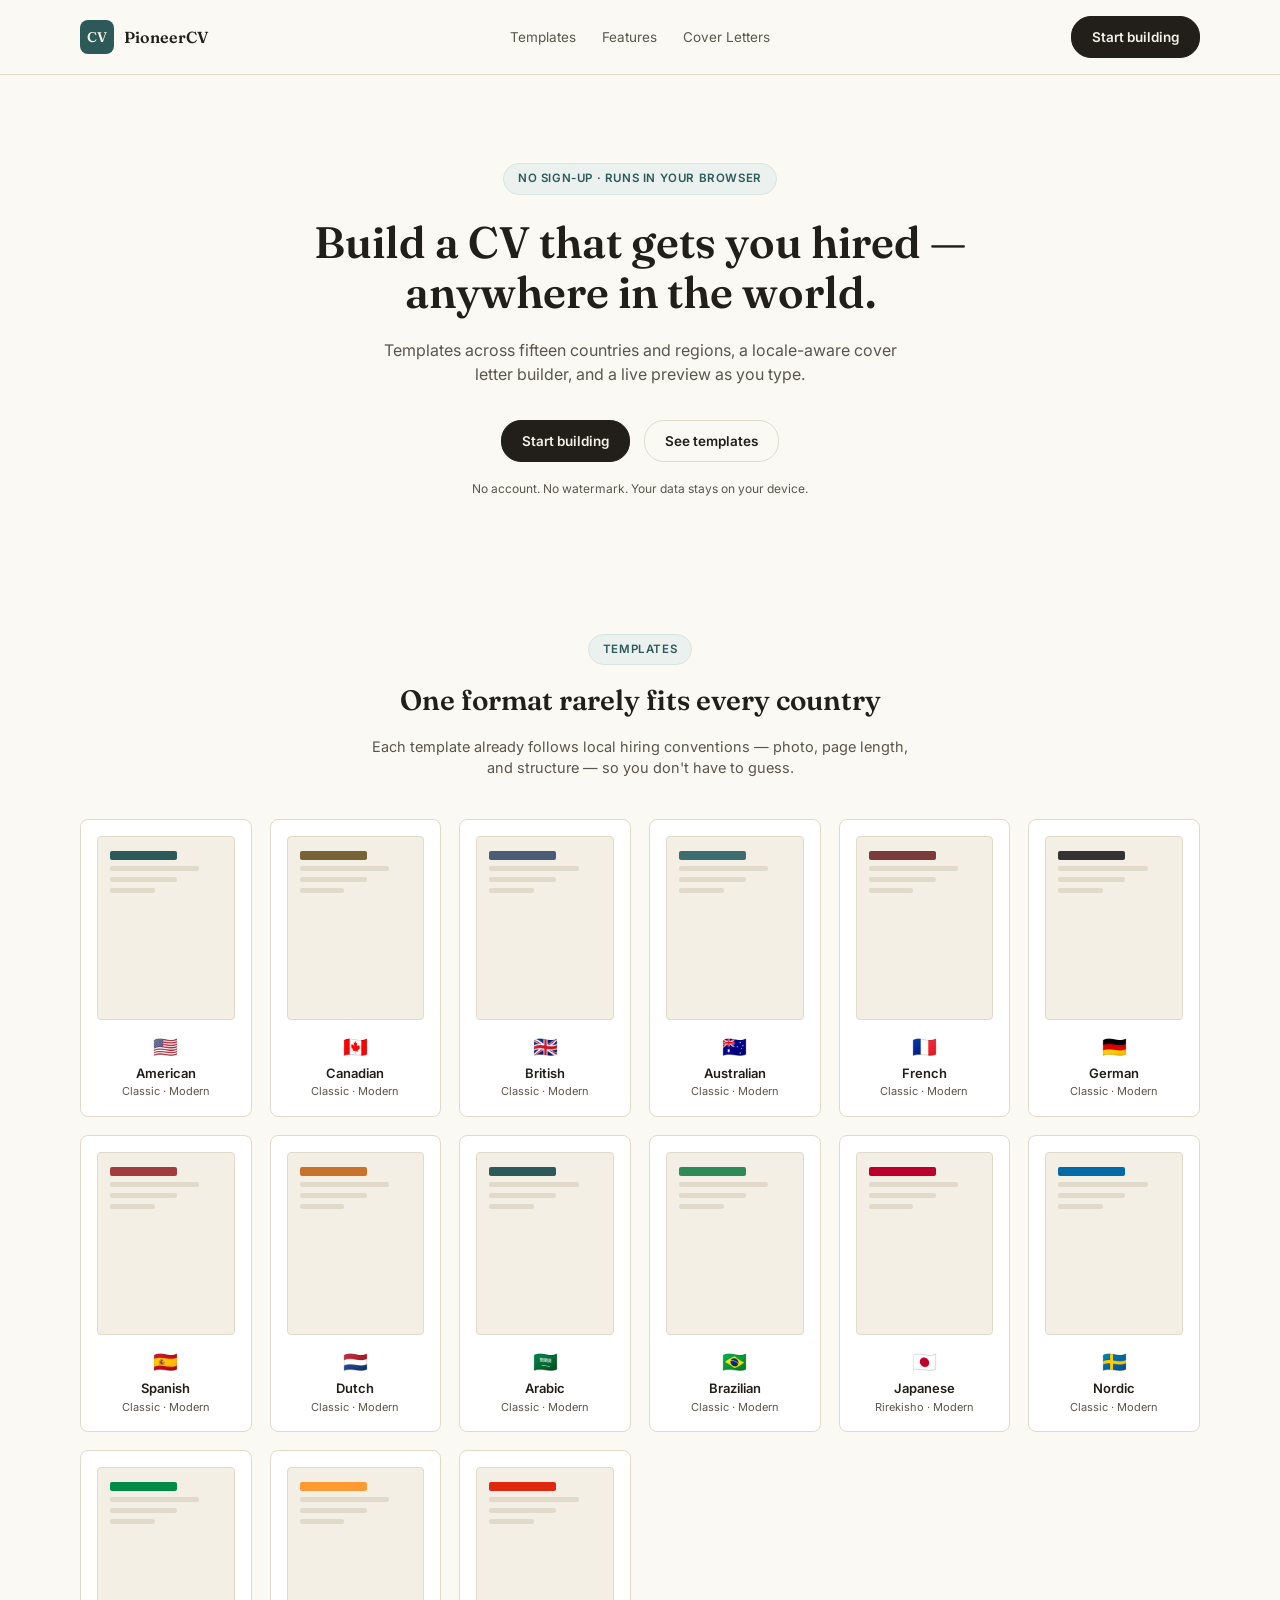
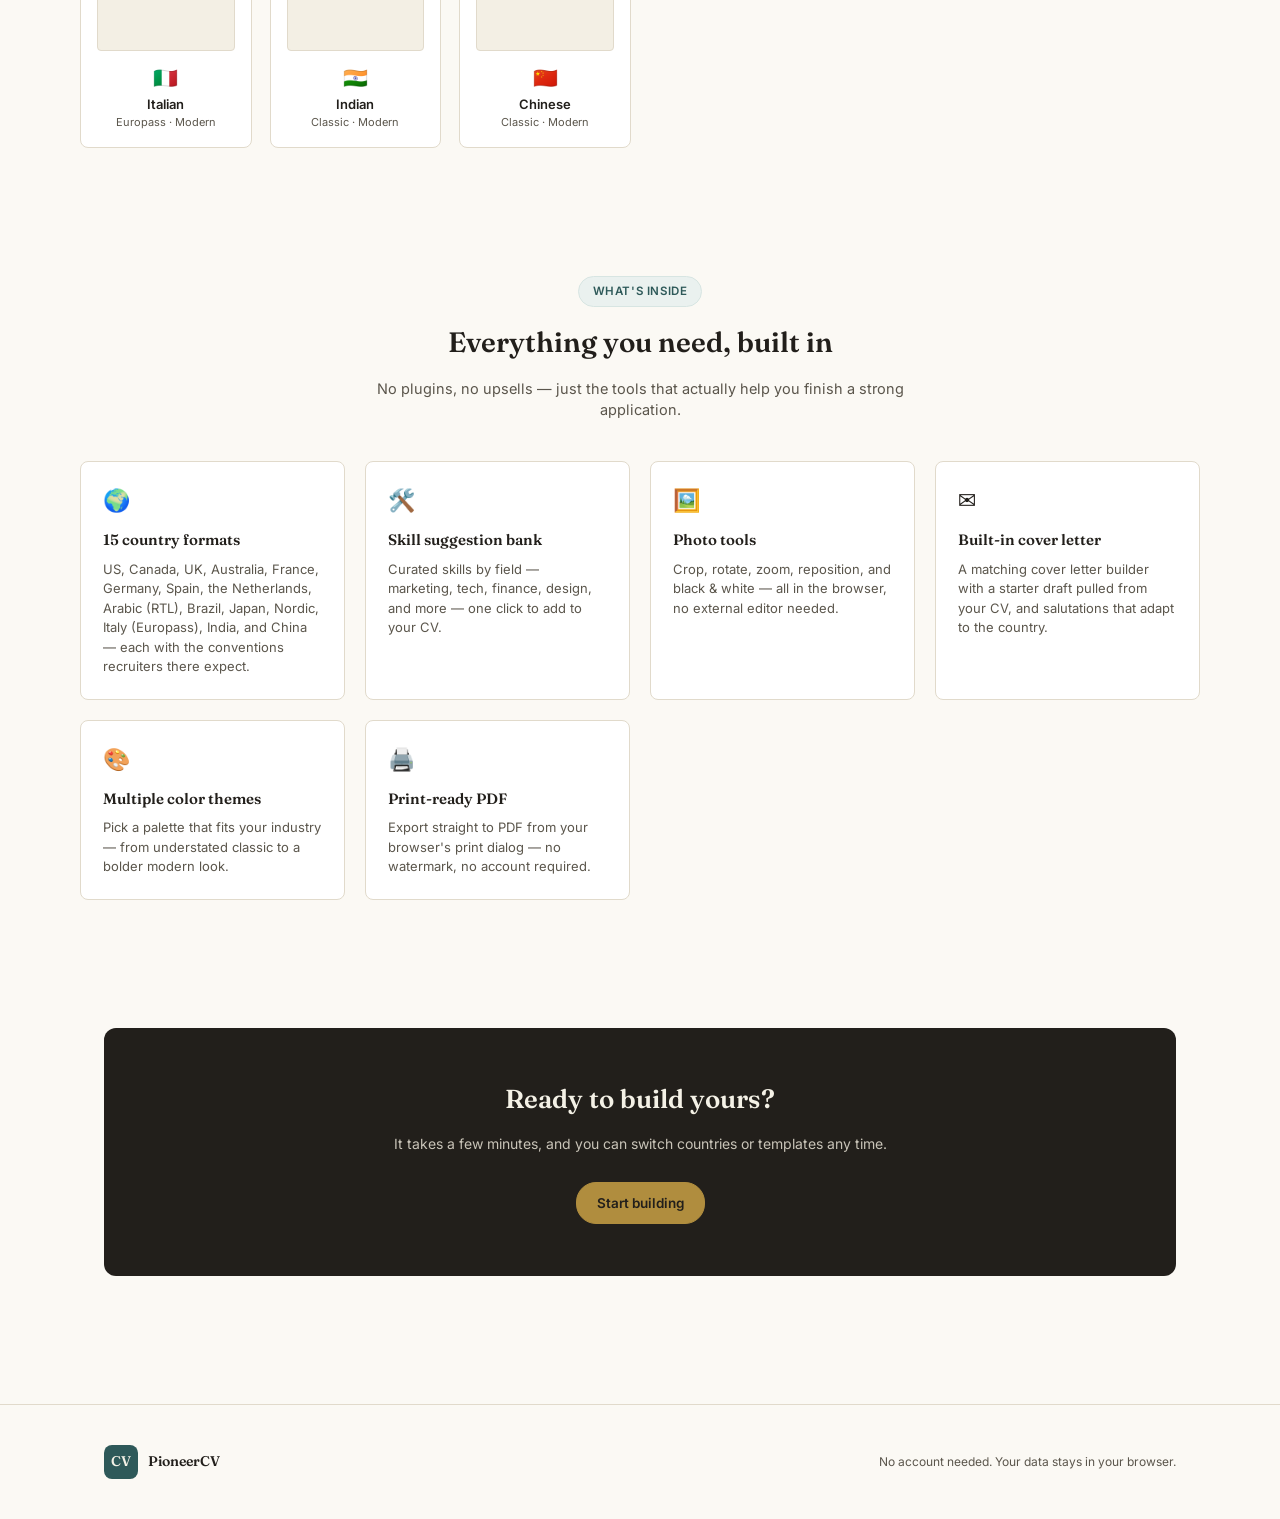
<file: index.html>
<!DOCTYPE html>
<html lang="en">
<head>
<meta charset="UTF-8">
<meta name="viewport" content="width=device-width, initial-scale=1.0">
<title>PioneerCV — Build a CV that gets you hired, anywhere</title>
<link rel="preconnect" href="https://fonts.googleapis.com">
<link href="https://fonts.googleapis.com/css2?family=Fraunces:wght@500;600;700&family=Inter:wght@400;500;600;700&display=swap" rel="stylesheet">
<link rel="stylesheet" href="landing.css">

</head>
<body>

  <header>
    <div class="wrap nav">
      <div class="brand">
        <div class="mark">CV</div>
        <div class="word">PioneerCV</div>
      </div>
      <nav class="nav-links">
        <a href="#templates">Templates</a>
        <a href="#features">Features</a>
        <a href="cv-generator-3.html">Cover Letters</a>
      </nav>
      <a class="btn btn-primary" href="cv-generator-3.html">Start building</a>
    </div>
  </header>

  <section class="hero wrap">
    <span class="eyebrow">No sign-up · Runs in your browser</span>
    <h1>Build a CV that gets you hired — anywhere in the world.</h1>
    <p>Templates across fifteen countries and regions, a locale-aware cover letter builder, and a live preview as you type.</p>
    <div class="hero-ctas">
      <a class="btn btn-primary" href="cv-generator-3.html">Start building</a>
      <a class="btn btn-ghost" href="#templates">See templates</a>
    </div>
    <div class="hero-note">No account. No watermark. Your data stays on your device.</div>
  </section>

  <section class="section wrap" id="templates">
    <div class="section-head">
      <span class="eyebrow">Templates</span>
      <h2>One format rarely fits every country</h2>
      <p>Each template already follows local hiring conventions — photo, page length, and structure — so you don't have to guess.</p>
    </div>
    <div class="gallery">
      <div class="gallery-card">
        <div class="mini-cv" style="--accent-bar:#2E5959;"><div class="mini-bar"></div><div class="mini-line w80"></div><div class="mini-line w60"></div><div class="mini-line w40"></div></div>
        <div class="flag">🇺🇸</div><div class="label">American</div><div class="style">Classic · Modern</div>
      </div>
      <div class="gallery-card">
        <div class="mini-cv" style="--accent-bar:#7A6238;"><div class="mini-bar"></div><div class="mini-line w80"></div><div class="mini-line w60"></div><div class="mini-line w40"></div></div>
        <div class="flag">🇨🇦</div><div class="label">Canadian</div><div class="style">Classic · Modern</div>
      </div>
      <div class="gallery-card">
        <div class="mini-cv" style="--accent-bar:#4C5B76;"><div class="mini-bar"></div><div class="mini-line w80"></div><div class="mini-line w60"></div><div class="mini-line w40"></div></div>
        <div class="flag">🇬🇧</div><div class="label">British</div><div class="style">Classic · Modern</div>
      </div>
      <div class="gallery-card">
        <div class="mini-cv" style="--accent-bar:#3C6E71;"><div class="mini-bar"></div><div class="mini-line w80"></div><div class="mini-line w60"></div><div class="mini-line w40"></div></div>
        <div class="flag">🇦🇺</div><div class="label">Australian</div><div class="style">Classic · Modern</div>
      </div>
      <div class="gallery-card">
        <div class="mini-cv" style="--accent-bar:#7C3B3B;"><div class="mini-bar"></div><div class="mini-line w80"></div><div class="mini-line w60"></div><div class="mini-line w40"></div></div>
        <div class="flag">🇫🇷</div><div class="label">French</div><div class="style">Classic · Modern</div>
      </div>
      <div class="gallery-card">
        <div class="mini-cv" style="--accent-bar:#333333;"><div class="mini-bar"></div><div class="mini-line w80"></div><div class="mini-line w60"></div><div class="mini-line w40"></div></div>
        <div class="flag">🇩🇪</div><div class="label">German</div><div class="style">Classic · Modern</div>
      </div>
      <div class="gallery-card">
        <div class="mini-cv" style="--accent-bar:#A13D3D;"><div class="mini-bar"></div><div class="mini-line w80"></div><div class="mini-line w60"></div><div class="mini-line w40"></div></div>
        <div class="flag">🇪🇸</div><div class="label">Spanish</div><div class="style">Classic · Modern</div>
      </div>
      <div class="gallery-card">
        <div class="mini-cv" style="--accent-bar:#C8722C;"><div class="mini-bar"></div><div class="mini-line w80"></div><div class="mini-line w60"></div><div class="mini-line w40"></div></div>
        <div class="flag">🇳🇱</div><div class="label">Dutch</div><div class="style">Classic · Modern</div>
      </div>
      <div class="gallery-card">
        <div class="mini-cv" style="--accent-bar:#2E5959;"><div class="mini-bar"></div><div class="mini-line w80"></div><div class="mini-line w60"></div><div class="mini-line w40"></div></div>
        <div class="flag">🇸🇦</div><div class="label">Arabic</div><div class="style">Classic · Modern</div>
      </div>
      <div class="gallery-card">
        <div class="mini-cv" style="--accent-bar:#2E8B57;"><div class="mini-bar"></div><div class="mini-line w80"></div><div class="mini-line w60"></div><div class="mini-line w40"></div></div>
        <div class="flag">🇧🇷</div><div class="label">Brazilian</div><div class="style">Classic · Modern</div>
      </div>
      <div class="gallery-card">
        <div class="mini-cv" style="--accent-bar:#BC002D;"><div class="mini-bar"></div><div class="mini-line w80"></div><div class="mini-line w60"></div><div class="mini-line w40"></div></div>
        <div class="flag">🇯🇵</div><div class="label">Japanese</div><div class="style">Rirekisho · Modern</div>
      </div>
      <div class="gallery-card">
        <div class="mini-cv" style="--accent-bar:#006AA7;"><div class="mini-bar"></div><div class="mini-line w80"></div><div class="mini-line w60"></div><div class="mini-line w40"></div></div>
        <div class="flag">🇸🇪</div><div class="label">Nordic</div><div class="style">Classic · Modern</div>
      </div>
      <div class="gallery-card">
        <div class="mini-cv" style="--accent-bar:#008C45;"><div class="mini-bar"></div><div class="mini-line w80"></div><div class="mini-line w60"></div><div class="mini-line w40"></div></div>
        <div class="flag">🇮🇹</div><div class="label">Italian</div><div class="style">Europass · Modern</div>
      </div>
      <div class="gallery-card">
        <div class="mini-cv" style="--accent-bar:#FF9933;"><div class="mini-bar"></div><div class="mini-line w80"></div><div class="mini-line w60"></div><div class="mini-line w40"></div></div>
        <div class="flag">🇮🇳</div><div class="label">Indian</div><div class="style">Classic · Modern</div>
      </div>
      <div class="gallery-card">
        <div class="mini-cv" style="--accent-bar:#DE2910;"><div class="mini-bar"></div><div class="mini-line w80"></div><div class="mini-line w60"></div><div class="mini-line w40"></div></div>
        <div class="flag">🇨🇳</div><div class="label">Chinese</div><div class="style">Classic · Modern</div>
      </div>
    </div>
  </section>

  <section class="section wrap" id="features">
    <div class="section-head">
      <span class="eyebrow">What's inside</span>
      <h2>Everything you need, built in</h2>
      <p>No plugins, no upsells — just the tools that actually help you finish a strong application.</p>
    </div>
    <div class="features">
      <div class="feature">
        <div class="icon">🌍</div>
        <h3>15 country formats</h3>
        <p>US, Canada, UK, Australia, France, Germany, Spain, the Netherlands, Arabic (RTL), Brazil, Japan, Nordic, Italy (Europass), India, and China — each with the conventions recruiters there expect.</p>
      </div>
      <div class="feature">
        <div class="icon">🛠️</div>
        <h3>Skill suggestion bank</h3>
        <p>Curated skills by field — marketing, tech, finance, design, and more — one click to add to your CV.</p>
      </div>
      <div class="feature">
        <div class="icon">🖼️</div>
        <h3>Photo tools</h3>
        <p>Crop, rotate, zoom, reposition, and black &amp; white — all in the browser, no external editor needed.</p>
      </div>
      <div class="feature">
        <div class="icon">✉️</div>
        <h3>Built-in cover letter</h3>
        <p>A matching cover letter builder with a starter draft pulled from your CV, and salutations that adapt to the country.</p>
      </div>
      <div class="feature">
        <div class="icon">🎨</div>
        <h3>Multiple color themes</h3>
        <p>Pick a palette that fits your industry — from understated classic to a bolder modern look.</p>
      </div>
      <div class="feature">
        <div class="icon">🖨️</div>
        <h3>Print-ready PDF</h3>
        <p>Export straight to PDF from your browser's print dialog — no watermark, no account required.</p>
      </div>
    </div>
  </section>

  <section class="section wrap">
    <div class="cta-band">
      <h2>Ready to build yours?</h2>
      <p>It takes a few minutes, and you can switch countries or templates any time.</p>
      <a class="btn btn-primary" href="cv-generator-3.html">Start building</a>
    </div>
  </section>

  <footer>
    <div class="wrap footer-row">
      <div class="brand">
        <div class="mark">CV</div>
        <div class="word">PioneerCV</div>
      </div>
      <p>No account needed. Your data stays in your browser.</p>
    </div>
  </footer>

</body>
</html>
</file>
<file: landing.css>
:root{
    --paper:#FBF9F4;
    --ink:#221F1B;
    --ink-soft:#5B564C;
    --line:#E1DACB;
    --panel:#F3EFE4;
    --accent:#2E5959;
    --accent-ink:#F4F1E6;
    --gold:#B08D3E;
    --white:#FFFFFF;
    --radius:3px;
  }
  *{box-sizing:border-box;}
  body{
    margin:0; background:var(--paper); color:var(--ink);
    font-family:'Inter', system-ui, sans-serif; line-height:1.5;
  }
  h1,h2,h3{font-family:'Fraunces', serif; font-weight:600; margin:0;}
  a{color:inherit; text-decoration:none;}
  img,svg{display:block; max-width:100%;}

  .wrap{max-width:1120px; margin:0 auto; padding:0 24px;}

  /* ---------- Header ---------- */
  header{
    border-bottom:1px solid var(--line); background:var(--paper);
    position:sticky; top:0; z-index:10;
  }
  .nav{
    display:flex; align-items:center; justify-content:space-between;
    padding:16px 0;
  }
  .brand{display:flex; align-items:center; gap:10px;}
  .brand .mark{
    width:34px; height:34px; border-radius:8px;
    background:var(--accent); color:var(--accent-ink);
    display:flex; align-items:center; justify-content:center;
    font-family:'Fraunces',serif; font-weight:600; font-size:14px;
  }
  .brand .word{font-family:'Fraunces',serif; font-weight:600; font-size:16px;}
  .nav-links{display:flex; align-items:center; gap:26px; font-size:13.5px; color:var(--ink-soft);}
  .nav-links a:hover{color:var(--ink);}
  .btn{
    display:inline-flex; align-items:center; gap:8px;
    border-radius:20px; padding:10px 20px; font-size:13.5px; font-weight:600;
    border:1px solid var(--ink); cursor:pointer;
  }
  .btn-primary{background:var(--ink); color:var(--accent-ink);}
  .btn-primary:hover{background:var(--accent); border-color:var(--accent);}
  .btn-ghost{background:transparent; border-color:var(--line); color:var(--ink);}
  .btn-ghost:hover{border-color:var(--ink);}

  /* ---------- Hero ---------- */
  .hero{padding:88px 0 72px; text-align:center;}
  .eyebrow{
    display:inline-block; font-size:11.5px; letter-spacing:.6px; text-transform:uppercase;
    color:var(--accent); background:#EAF1EF; border:1px solid #D7E5E2;
    padding:6px 14px; border-radius:20px; margin-bottom:22px; font-weight:600;
  }
  .hero h1{font-size:44px; line-height:1.15; max-width:760px; margin:0 auto 20px;}
  .hero p{font-size:16px; color:var(--ink-soft); max-width:540px; margin:0 auto 34px;}
  .hero-ctas{display:flex; gap:14px; justify-content:center; flex-wrap:wrap;}
  .hero-note{margin-top:18px; font-size:12px; color:var(--ink-soft);}

  /* ---------- Template gallery ---------- */
  .section{padding:64px 0;}
  .section-head{text-align:center; max-width:560px; margin:0 auto 40px;}
  .section-head .eyebrow{margin-bottom:14px;}
  .section-head h2{font-size:28px; margin-bottom:12px;}
  .section-head p{color:var(--ink-soft); font-size:14.5px;}

  .gallery{
    display:grid; grid-template-columns:repeat(auto-fit, minmax(150px, 1fr));
    gap:18px;
  }
  .gallery-card{
    border:1px solid var(--line); border-radius:8px; background:var(--white);
    padding:16px; text-align:center;
  }
  .mini-cv{
    aspect-ratio:3/4; border-radius:4px; background:var(--panel);
    border:1px solid var(--line); margin-bottom:12px; padding:14px 12px;
    display:flex; flex-direction:column; gap:6px;
  }
  .mini-cv .mini-bar{height:9px; border-radius:2px; background:var(--accent-bar, var(--accent)); width:60%;}
  .mini-cv .mini-line{height:5px; border-radius:2px; background:var(--line);}
  .mini-cv .mini-line.w80{width:80%;} .mini-cv .mini-line.w60{width:60%;} .mini-cv .mini-line.w40{width:40%;}
  .gallery-card .flag{font-size:20px; margin-bottom:2px;}
  .gallery-card .label{font-weight:600; font-size:13px;}
  .gallery-card .style{font-size:11px; color:var(--ink-soft);}

  /* ---------- Features ---------- */
  .features{
    display:grid; grid-template-columns:repeat(auto-fit, minmax(230px, 1fr));
    gap:20px;
  }
  .feature{
    border:1px solid var(--line); border-radius:8px; background:var(--white);
    padding:22px;
  }
  .feature .icon{font-size:22px; margin-bottom:12px;}
  .feature h3{font-size:15px; margin-bottom:8px;}
  .feature p{font-size:13px; color:var(--ink-soft); margin:0;}

  /* ---------- CTA band ---------- */
  .cta-band{
    background:var(--ink); color:var(--accent-ink); border-radius:12px;
    padding:52px 32px; text-align:center; margin:0 24px;
  }
  .cta-band h2{color:var(--accent-ink); font-size:26px; margin-bottom:14px;}
  .cta-band p{color:#C9C4B8; font-size:14px; margin-bottom:28px;}
  .cta-band .btn-primary{background:var(--gold); border-color:var(--gold); color:#221F1B;}
  .cta-band .btn-primary:hover{opacity:.9;}

  /* ---------- Footer ---------- */
  footer{padding:40px 0; border-top:1px solid var(--line); margin-top:64px;}
  .footer-row{display:flex; justify-content:space-between; align-items:center; flex-wrap:wrap; gap:12px;}
  footer .brand .word{font-size:14px;}
  footer p{font-size:12px; color:var(--ink-soft); margin:0;}

  @media (max-width:900px){
    .hero h1{font-size:36px;}
    .gallery{grid-template-columns:repeat(auto-fit, minmax(130px, 1fr));}
  }

  @media (max-width:640px){
    .hero{padding:56px 0 48px;}
    .hero h1{font-size:30px;}
    .hero p{font-size:14.5px;}
    .nav-links{display:none;}
    .cta-band{margin:0 12px; padding:40px 20px;}
    .section{padding:48px 0;}
    .section-head h2{font-size:24px;}
  }

  @media (max-width:400px){
    .hero h1{font-size:25px;}
    .brand .word{font-size:14px;}
    .btn{padding:9px 16px; font-size:12.5px;}
    .gallery{grid-template-columns:repeat(2, 1fr);}
  }

  /* ---------- Large screens / notebooks / TV ---------- */
  @media (min-width:1440px){
    .wrap{max-width:1280px;}
  }
  @media (min-width:1920px){
    body{font-size:17px;}
    .wrap{max-width:1440px;}
    .hero h1{font-size:52px;}
    .hero p{font-size:18px;}
    .section-head h2{font-size:32px;}
    .feature h3{font-size:17px;}
    .feature p{font-size:14.5px;}
    .btn{font-size:15px; padding:12px 24px;}
  }

  /* ---------- Keyboard / TV-remote navigation ---------- */
  a:focus-visible, button:focus-visible{
    outline:3px solid var(--accent); outline-offset:2px; border-radius:2px;
  }

  /* ---------- Touch targets on touch devices ---------- */
  @media (hover:none) and (pointer:coarse){
    .btn{min-height:42px;}
    .nav-links a{padding:6px 0;}
  }
</file>
